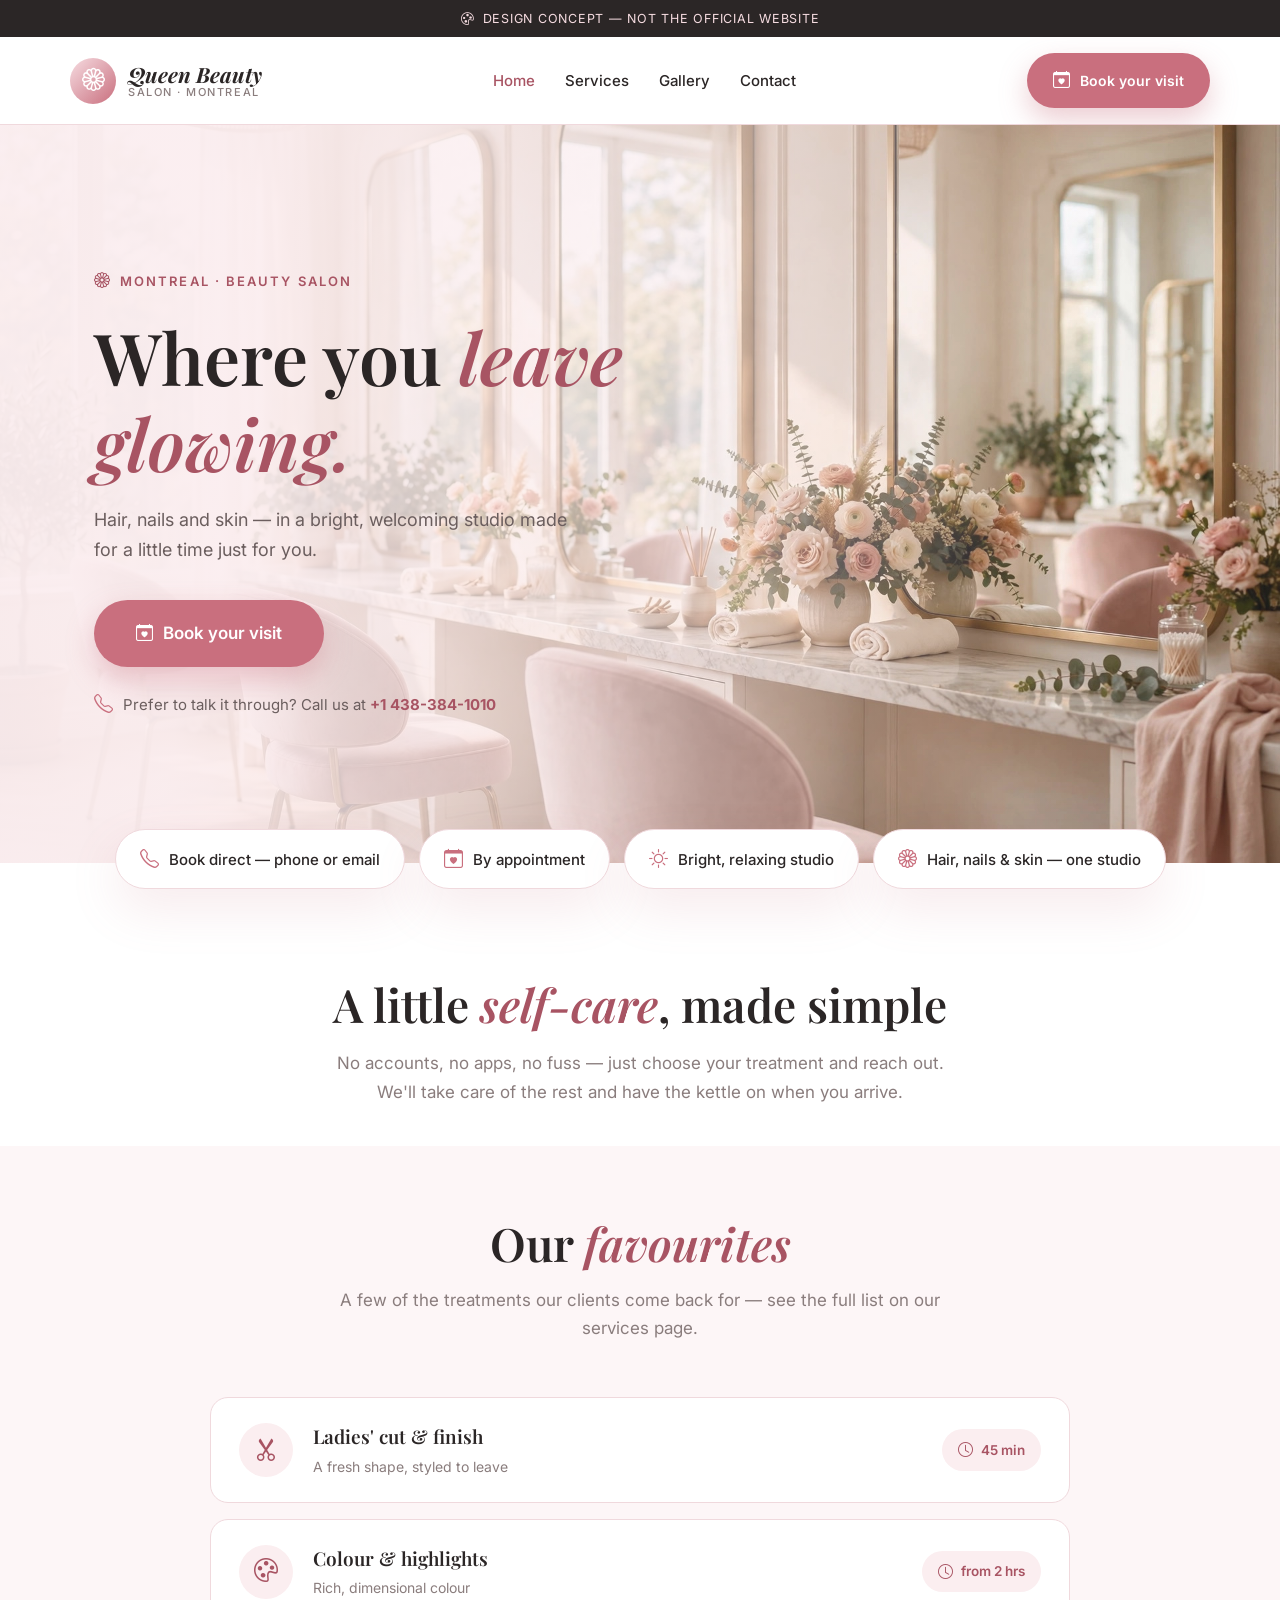
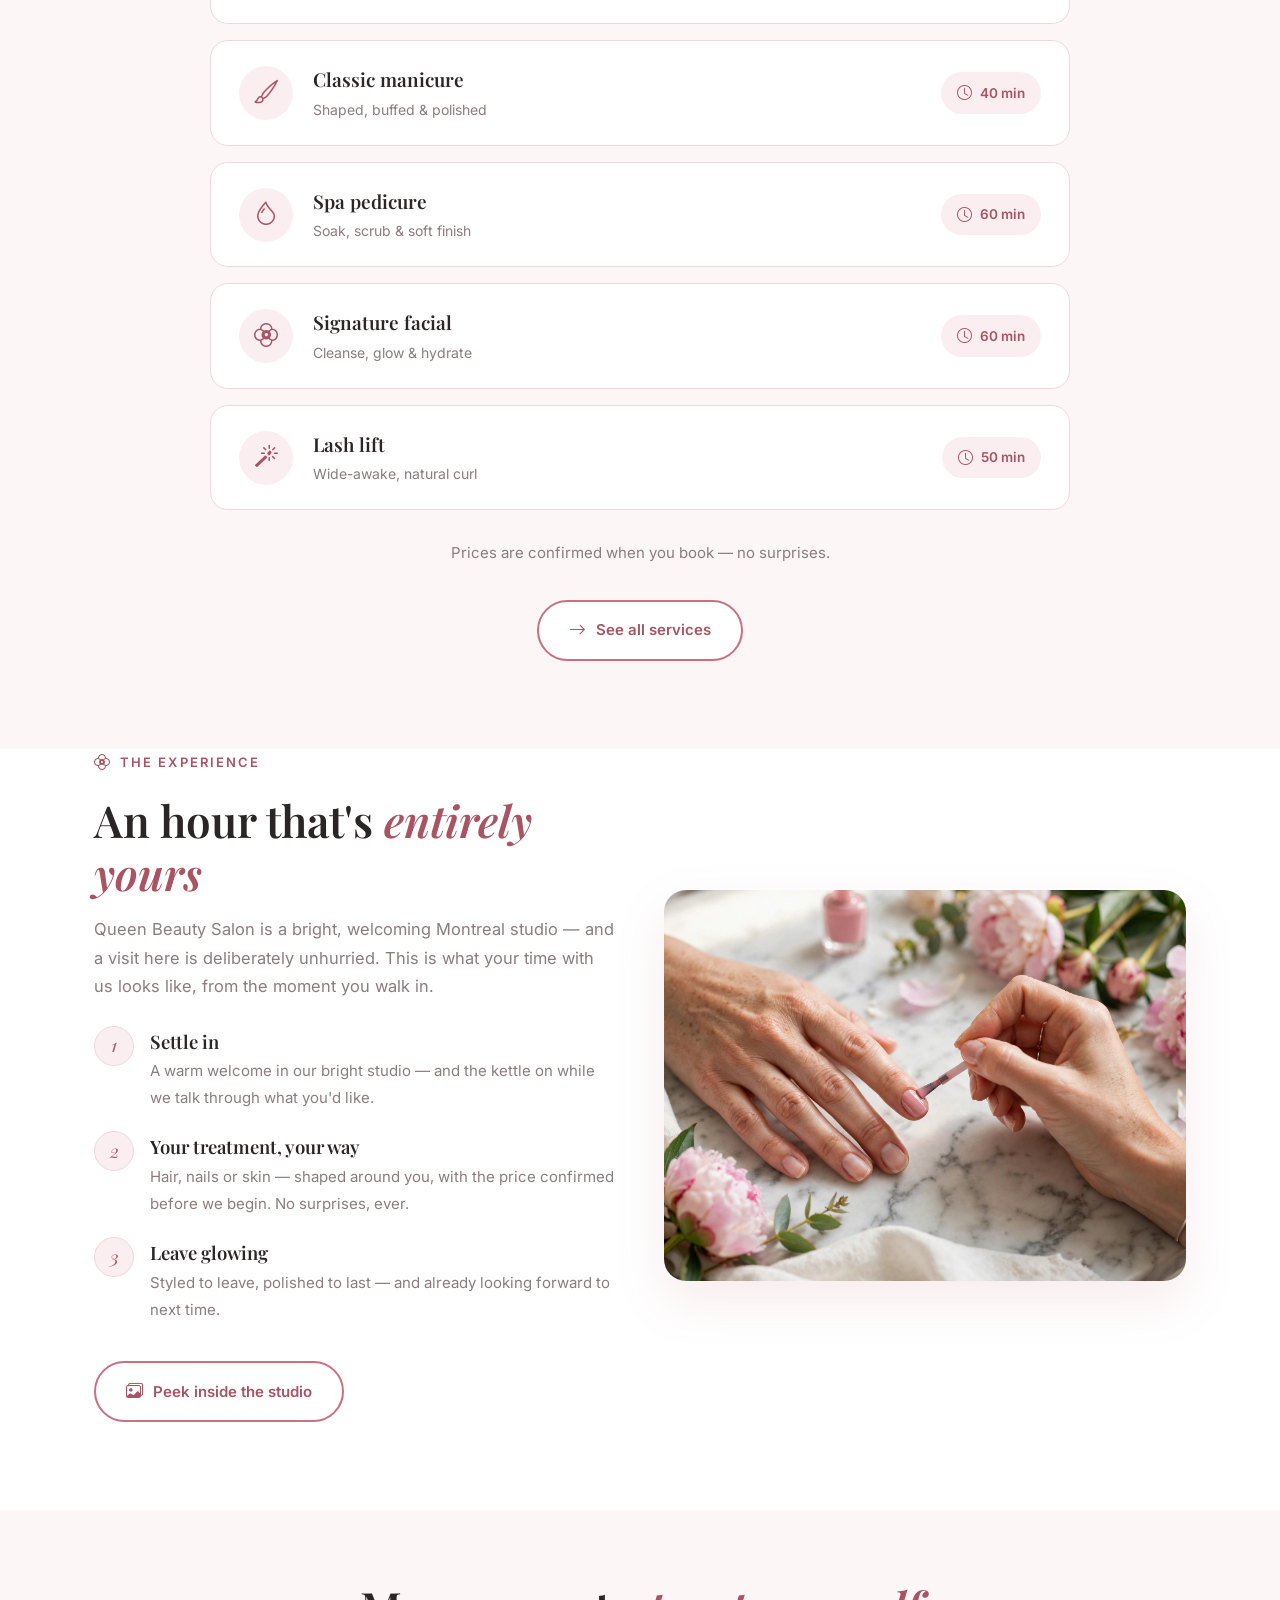
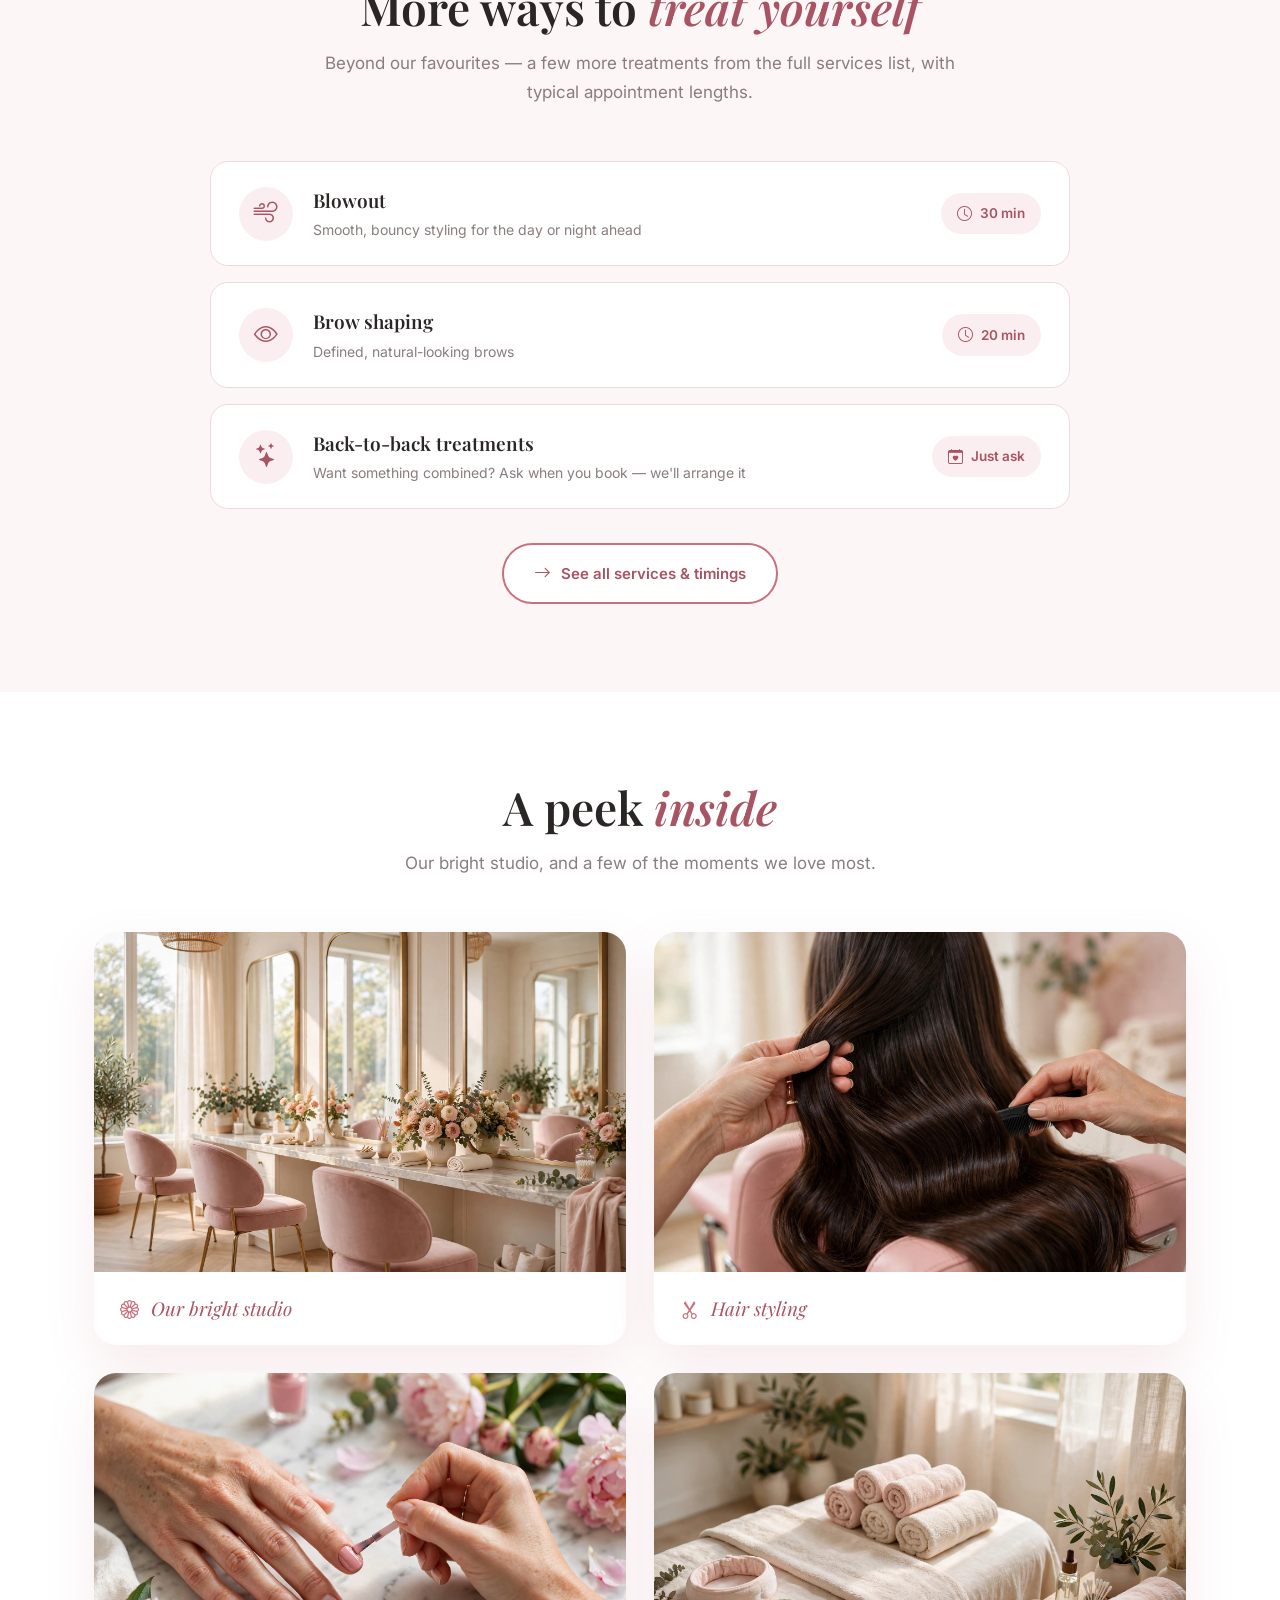
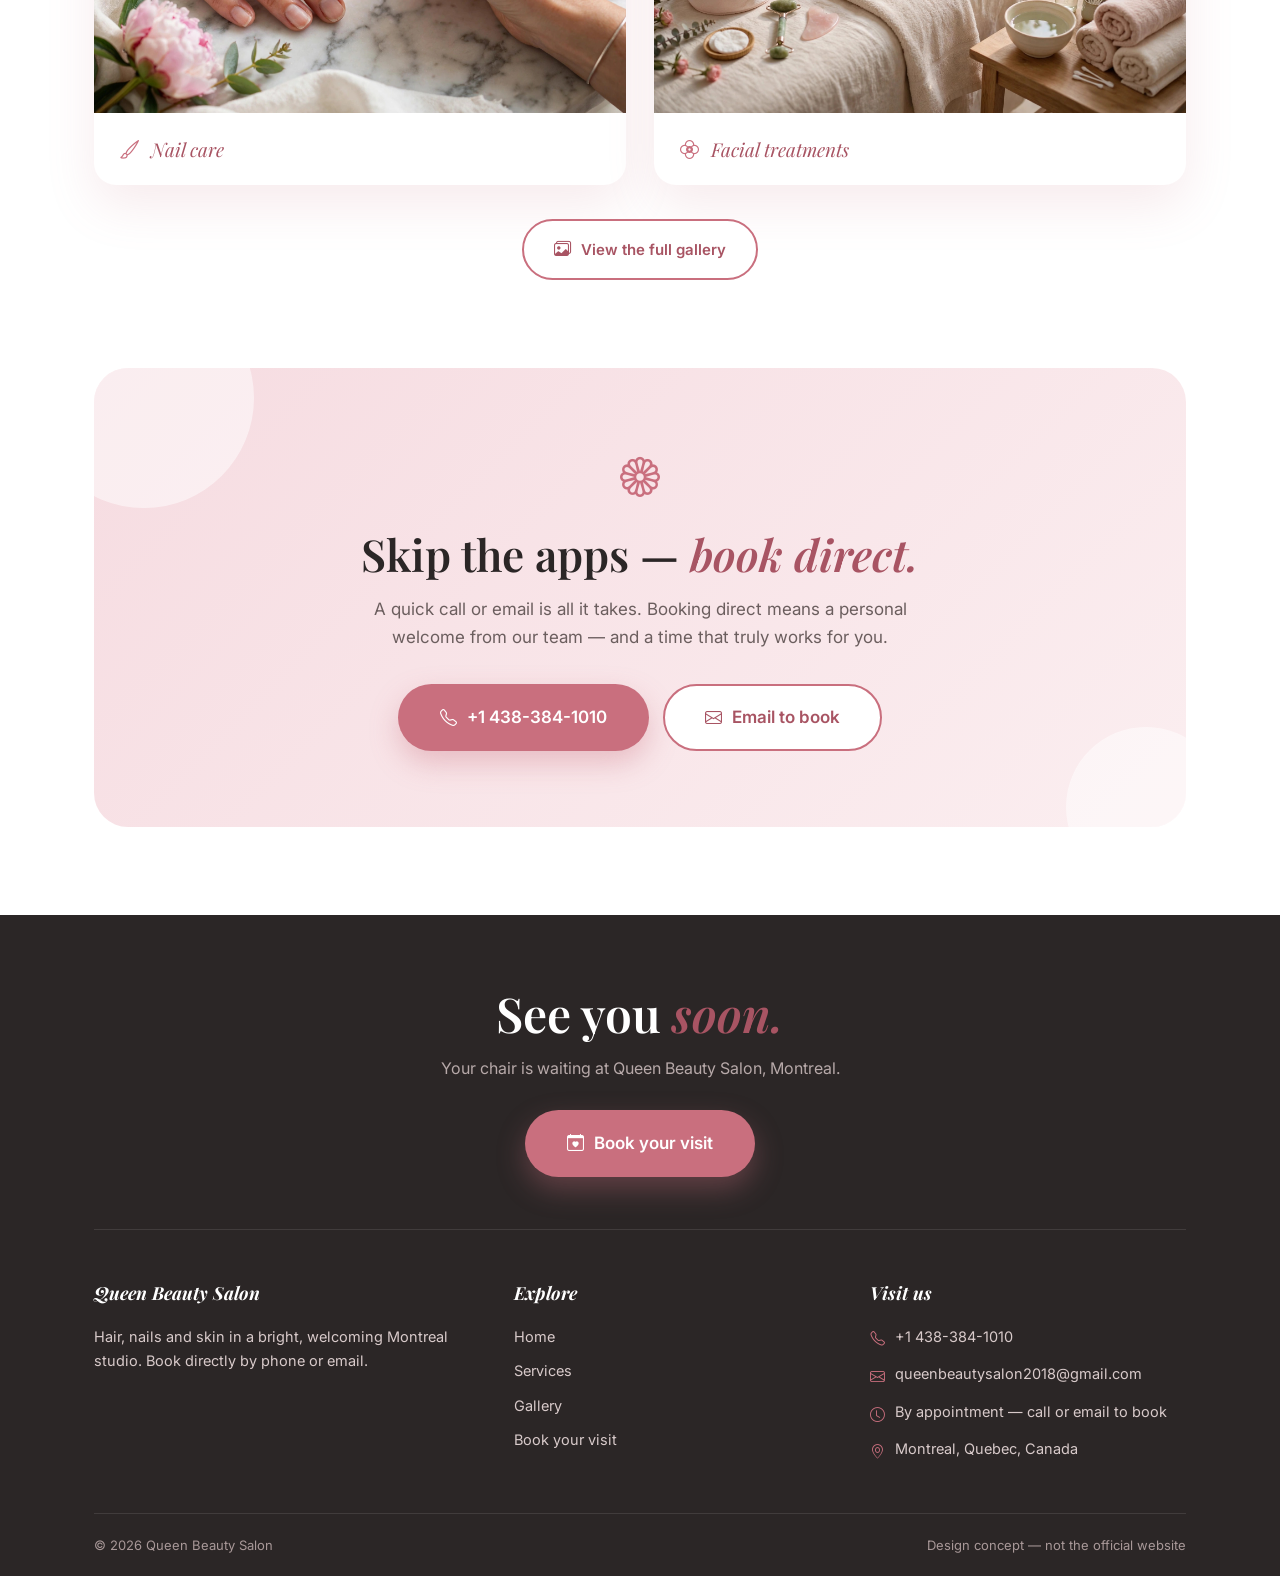
<file: index.html>
<!DOCTYPE html>
<html lang="en">
<head>
<meta charset="UTF-8">
<meta name="viewport" content="width=device-width, initial-scale=1.0">
<title>Queen Beauty Salon — Hair, Nails &amp; Skin in Montreal</title>
<meta name="description" content="Queen Beauty Salon in Montreal — hair, nails and facials in a bright, welcoming studio. Book your visit directly by phone or email.">
<link href="https://cdn.jsdelivr.net/npm/bootstrap-icons@1.11.3/font/bootstrap-icons.min.css" rel="stylesheet">
<link rel="preconnect" href="https://fonts.googleapis.com">
<link rel="preconnect" href="https://fonts.gstatic.com" crossorigin>
<link href="https://fonts.googleapis.com/css2?family=Playfair+Display:ital,wght@0,500;0,600;0,700;1,500;1,600;1,700&family=Inter:wght@400;500;600;700&display=swap" rel="stylesheet">
<link rel="stylesheet" href="styles.css">
</head>
<body>

<div class="ribbon"><i class="bi bi-palette"></i>Design concept — not the official website</div>

<header class="site-header">
  <div class="wrap nav">
    <a class="brand" href="index.html">
      <span class="brand-mark"><i class="bi bi-flower1"></i></span>
      <span class="brand-name">Queen Beauty<small>Salon · Montreal</small></span>
    </a>
    <input type="checkbox" id="nav-toggle" class="nav-toggle">
    <label for="nav-toggle" class="hamburger" aria-label="Menu"><i class="bi bi-list"></i></label>
    <ul class="nav-links">
      <li><a href="index.html" class="active">Home</a></li>
      <li><a href="services.html">Services</a></li>
      <li><a href="gallery.html">Gallery</a></li>
      <li><a href="contact.html">Contact</a></li>
    </ul>
    <div class="nav-cta">
      <a class="btn btn-rose" style="padding:11px 24px;font-size:14px" href="contact.html"><i class="bi bi-calendar-heart"></i>Book your visit</a>
    </div>
  </div>
</header>

<section class="hero">
  <div class="hero-inner">
    <div class="hero-copy">
      <span class="eyebrow"><i class="bi bi-flower1"></i>Montreal · Beauty salon</span>
      <h1>Where you <em>leave glowing.</em></h1>
      <p class="lead">Hair, nails and skin — in a bright, welcoming studio made for a little time just for you.</p>
      <a class="btn btn-rose btn-lg" href="contact.html"><i class="bi bi-calendar-heart"></i>Book your visit</a>
      <div class="hero-note">
        <i class="bi bi-telephone"></i>
        <span>Prefer to talk it through? Call us at <strong><a href="tel:+14383841010">+1 438-384-1010</a></strong></span>
      </div>
    </div>
  </div>
</section>

<div class="wrap">
  <div class="chips-row">
    <span class="chip"><i class="bi bi-telephone"></i>Book direct — phone or email</span>
    <span class="chip"><i class="bi bi-calendar-heart"></i>By appointment</span>
    <span class="chip"><i class="bi bi-sun"></i>Bright, relaxing studio</span>
    <span class="chip"><i class="bi bi-flower1"></i>Hair, nails &amp; skin — one studio</span>
  </div>
</div>

<section class="intro">
  <div class="wrap">
    <h2>A little <em>self-care</em>, made simple</h2>
    <p>No accounts, no apps, no fuss — just choose your treatment and reach out. We'll take care of the rest and have the kettle on when you arrive.</p>
  </div>
</section>

<section class="services" style="padding-top:70px">
  <div class="wrap">
    <div class="section-head">
      <h2>Our <em>favourites</em></h2>
      <p>A few of the treatments our clients come back for — see the full list on our services page.</p>
    </div>
    <div class="service-list">
      <div class="service-row">
        <span class="si"><i class="bi bi-scissors"></i></span>
        <div class="st"><strong>Ladies' cut &amp; finish</strong><span>A fresh shape, styled to leave</span></div>
        <span class="dur"><i class="bi bi-clock"></i>45 min</span>
      </div>
      <div class="service-row">
        <span class="si"><i class="bi bi-palette"></i></span>
        <div class="st"><strong>Colour &amp; highlights</strong><span>Rich, dimensional colour</span></div>
        <span class="dur"><i class="bi bi-clock"></i>from 2 hrs</span>
      </div>
      <div class="service-row">
        <span class="si"><i class="bi bi-brush"></i></span>
        <div class="st"><strong>Classic manicure</strong><span>Shaped, buffed &amp; polished</span></div>
        <span class="dur"><i class="bi bi-clock"></i>40 min</span>
      </div>
      <div class="service-row">
        <span class="si"><i class="bi bi-droplet"></i></span>
        <div class="st"><strong>Spa pedicure</strong><span>Soak, scrub &amp; soft finish</span></div>
        <span class="dur"><i class="bi bi-clock"></i>60 min</span>
      </div>
      <div class="service-row">
        <span class="si"><i class="bi bi-flower2"></i></span>
        <div class="st"><strong>Signature facial</strong><span>Cleanse, glow &amp; hydrate</span></div>
        <span class="dur"><i class="bi bi-clock"></i>60 min</span>
      </div>
      <div class="service-row">
        <span class="si"><i class="bi bi-magic"></i></span>
        <div class="st"><strong>Lash lift</strong><span>Wide-awake, natural curl</span></div>
        <span class="dur"><i class="bi bi-clock"></i>50 min</span>
      </div>
    </div>
    <p class="services-note">Prices are confirmed when you book — no surprises.</p>
    <div class="services-more">
      <a class="btn btn-outline" href="services.html"><i class="bi bi-arrow-right"></i>See all services</a>
    </div>
  </div>
</section>




<section style="padding-top:0">
  <div class="wrap">
    <div class="about-grid">
      <div class="about-copy">
        <span class="eyebrow"><i class="bi bi-flower2"></i>The experience</span>
        <h2>An hour that's <em>entirely yours</em></h2>
        <p>Queen Beauty Salon is a bright, welcoming Montreal studio — and a visit here is deliberately unhurried. This is what your time with us looks like, from the moment you walk in.</p>
        <ul class="ritual">
          <li><span class="rnum">1</span><div><strong>Settle in</strong><span>A warm welcome in our bright studio — and the kettle on while we talk through what you'd like.</span></div></li>
          <li><span class="rnum">2</span><div><strong>Your treatment, your way</strong><span>Hair, nails or skin — shaped around you, with the price confirmed before we begin. No surprises, ever.</span></div></li>
          <li><span class="rnum">3</span><div><strong>Leave glowing</strong><span>Styled to leave, polished to last — and already looking forward to next time.</span></div></li>
        </ul>
        <a class="btn btn-outline" href="gallery.html"><i class="bi bi-images"></i>Peek inside the studio</a>
      </div>
      <div class="about-media">
        <img src="images/salon-nails.jpg" alt="Manicure in progress at Queen Beauty Salon, Montreal">
      </div>
    </div>
  </div>
</section>

<section class="services" style="padding-top:70px">
  <div class="wrap">
    <div class="section-head">
      <h2>More ways to <em>treat yourself</em></h2>
      <p>Beyond our favourites — a few more treatments from the full services list, with typical appointment lengths.</p>
    </div>
    <div class="service-list">
      <div class="service-row">
        <span class="si"><i class="bi bi-wind"></i></span>
        <div class="st"><strong>Blowout</strong><span>Smooth, bouncy styling for the day or night ahead</span></div>
        <span class="dur"><i class="bi bi-clock"></i>30 min</span>
      </div>
      <div class="service-row">
        <span class="si"><i class="bi bi-eye"></i></span>
        <div class="st"><strong>Brow shaping</strong><span>Defined, natural-looking brows</span></div>
        <span class="dur"><i class="bi bi-clock"></i>20 min</span>
      </div>
      <div class="service-row">
        <span class="si"><i class="bi bi-stars"></i></span>
        <div class="st"><strong>Back-to-back treatments</strong><span>Want something combined? Ask when you book — we'll arrange it</span></div>
        <span class="dur"><i class="bi bi-calendar-heart"></i>Just ask</span>
      </div>
    </div>
    <div class="services-more">
      <a class="btn btn-outline" href="services.html"><i class="bi bi-arrow-right"></i>See all services &amp; timings</a>
    </div>
  </div>
</section>

<section>
  <div class="wrap">
    <div class="section-head">
      <h2>A peek <em>inside</em></h2>
      <p>Our bright studio, and a few of the moments we love most.</p>
    </div>
    <div class="gallery-grid">
      <figure class="g-item">
        <img src="images/salon-hero.jpg" alt="Our bright salon studio">
        <figcaption><i class="bi bi-flower1"></i>Our bright studio</figcaption>
      </figure>
      <figure class="g-item">
        <img src="images/salon-hair.jpg" alt="Hair styling in progress">
        <figcaption><i class="bi bi-scissors"></i>Hair styling</figcaption>
      </figure>
      <figure class="g-item">
        <img src="images/salon-nails.jpg" alt="Manicure in progress">
        <figcaption><i class="bi bi-brush"></i>Nail care</figcaption>
      </figure>
      <figure class="g-item">
        <img src="images/salon-facial.jpg" alt="Relaxing facial treatment">
        <figcaption><i class="bi bi-flower2"></i>Facial treatments</figcaption>
      </figure>
    </div>
    <div class="services-more">
      <a class="btn btn-outline" href="gallery.html"><i class="bi bi-images"></i>View the full gallery</a>
    </div>
  </div>
</section>





<section style="padding-top:0">
  <div class="wrap">
    <div class="direct">
      <div class="flower"><i class="bi bi-flower1"></i></div>
      <h2>Skip the apps — <em>book direct.</em></h2>
      <p>A quick call or email is all it takes. Booking direct means a personal welcome from our team — and a time that truly works for you.</p>
      <div class="row">
        <a class="btn btn-rose btn-lg" href="tel:+14383841010"><i class="bi bi-telephone"></i>+1 438-384-1010</a>
        <a class="btn btn-outline btn-lg" href="mailto:queenbeautysalon2018@gmail.com"><i class="bi bi-envelope"></i>Email to book</a>
      </div>
    </div>
  </div>
</section>

<footer>
  <div class="wrap">
    <div class="footer-big">
      <h2>See you <em>soon.</em></h2>
      <p>Your chair is waiting at Queen Beauty Salon, Montreal.</p>
      <a class="btn btn-rose btn-lg" href="contact.html"><i class="bi bi-calendar-heart"></i>Book your visit</a>
    </div>
    <div class="footer-grid">
      <div>
        <h4>Queen Beauty Salon</h4>
        <p style="font-size:14.5px">Hair, nails and skin in a bright, welcoming Montreal studio. Book directly by phone or email.</p>
      </div>
      <div>
        <h4>Explore</h4>
        <ul>
          <li><a href="index.html">Home</a></li>
          <li><a href="services.html">Services</a></li>
          <li><a href="gallery.html">Gallery</a></li>
          <li><a href="contact.html">Book your visit</a></li>
        </ul>
      </div>
      <div>
        <h4>Visit us</h4>
        <ul>
          <li><i class="bi bi-telephone"></i><span>+1 438-384-1010</span></li>
          <li><i class="bi bi-envelope"></i><span>queenbeautysalon2018@gmail.com</span></li>
          <li><i class="bi bi-clock"></i><span>By appointment — call or email to book</span></li>
          <li><i class="bi bi-geo-alt"></i><span>Montreal, Quebec, Canada</span></li>
        </ul>
      </div>
    </div>
    <div class="footer-bottom">
      <span>© 2026 Queen Beauty Salon</span>
      <span>Design concept — not the official website</span>
    </div>
  </div>
</footer>

</body>
</html>
</file>
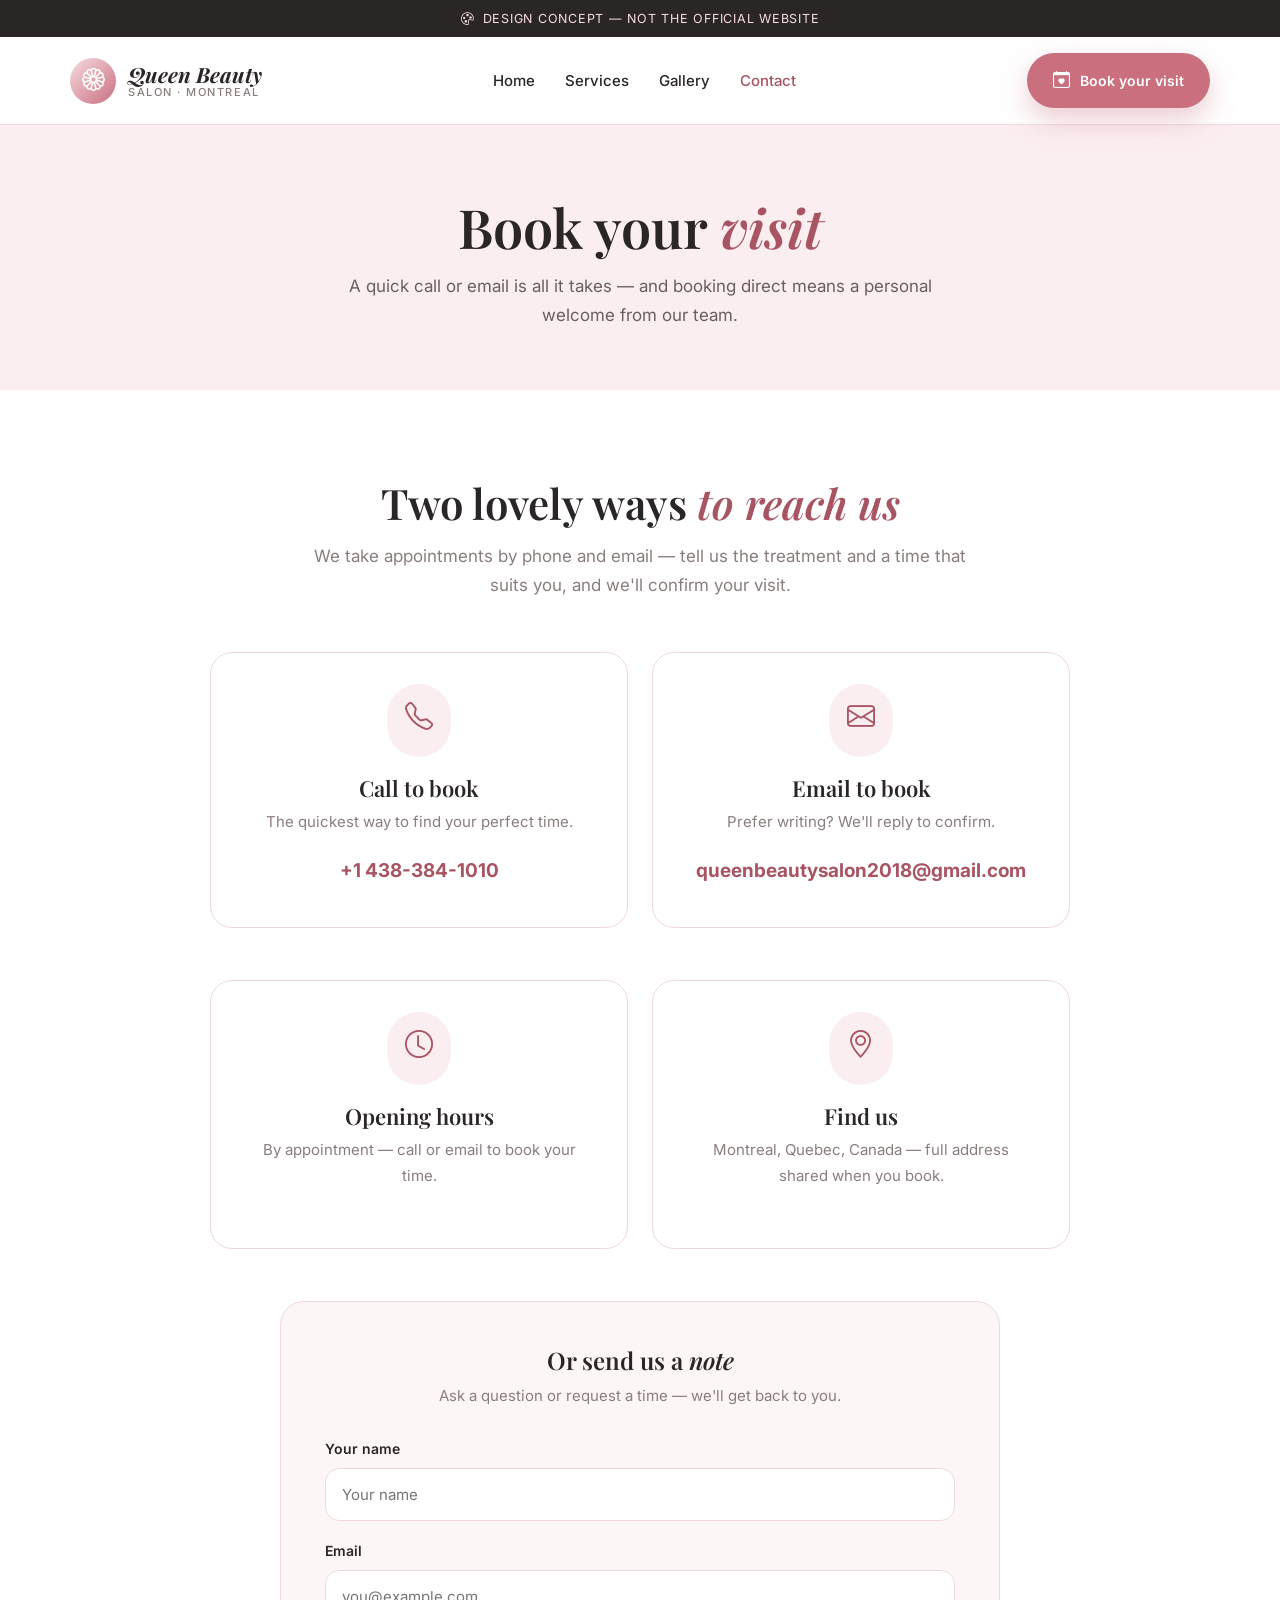
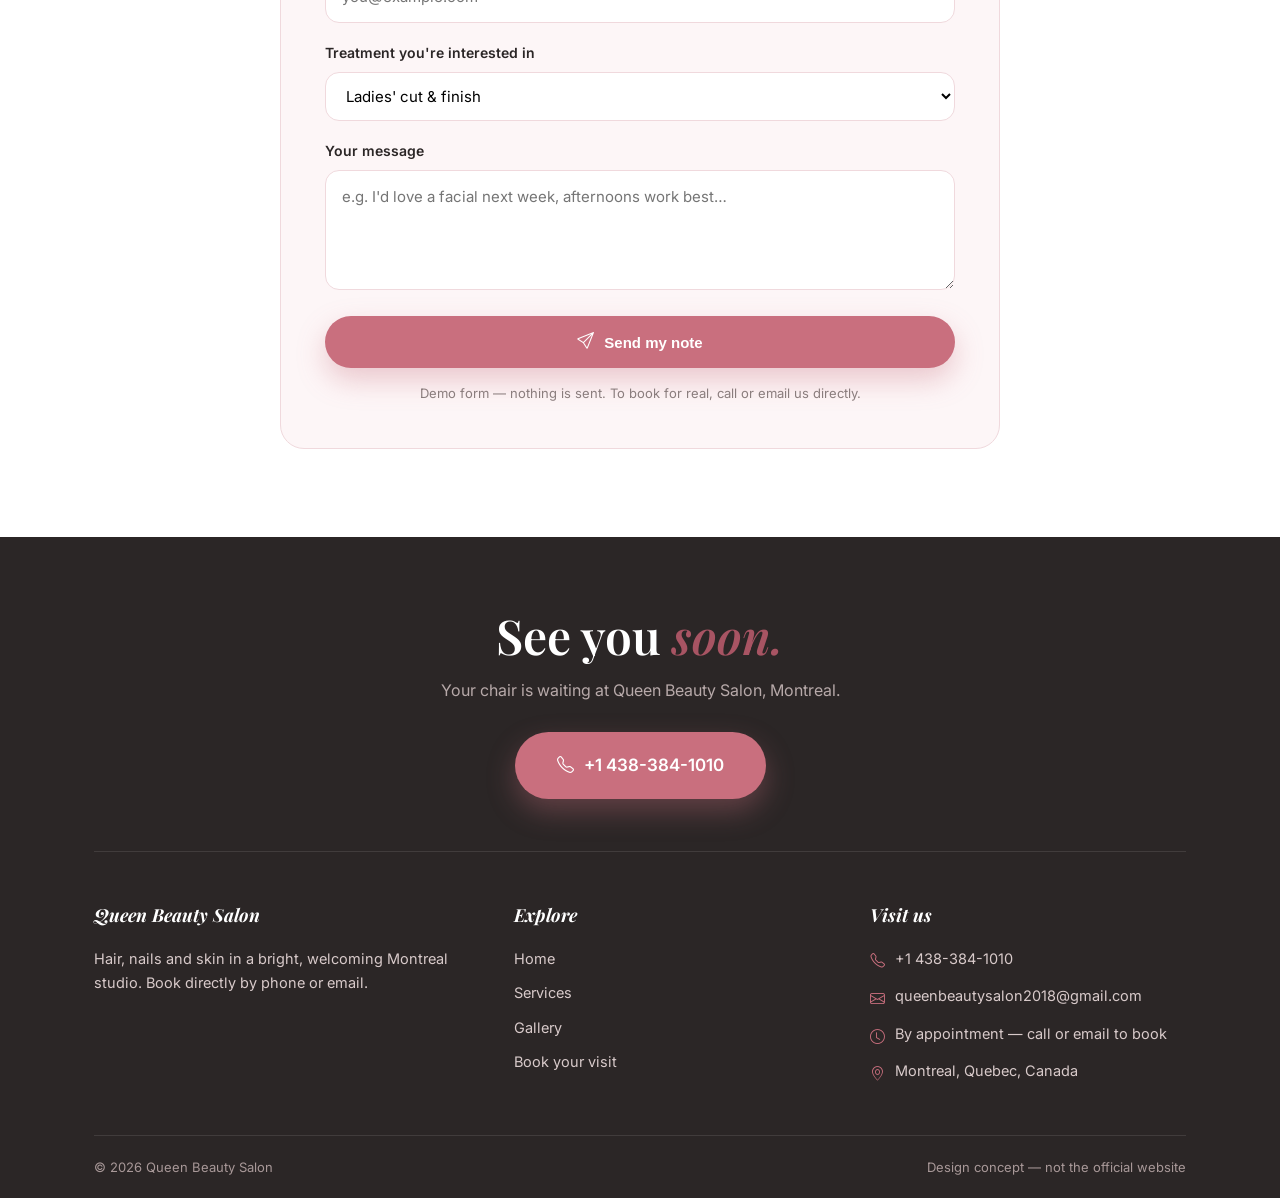
<file: contact.html>
<!DOCTYPE html>
<html lang="en">
<head>
<meta charset="UTF-8">
<meta name="viewport" content="width=device-width, initial-scale=1.0">
<title>Book your visit — Queen Beauty Salon, Montreal</title>
<meta name="description" content="Book your visit at Queen Beauty Salon, Montreal — call +1 438-384-1010 or email queenbeautysalon2018@gmail.com. Direct booking, personal welcome.">
<link href="https://cdn.jsdelivr.net/npm/bootstrap-icons@1.11.3/font/bootstrap-icons.min.css" rel="stylesheet">
<link rel="preconnect" href="https://fonts.googleapis.com">
<link rel="preconnect" href="https://fonts.gstatic.com" crossorigin>
<link href="https://fonts.googleapis.com/css2?family=Playfair+Display:ital,wght@0,500;0,600;0,700;1,500;1,600;1,700&family=Inter:wght@400;500;600;700&display=swap" rel="stylesheet">
<link rel="stylesheet" href="styles.css">
</head>
<body>

<div class="ribbon"><i class="bi bi-palette"></i>Design concept — not the official website</div>

<header class="site-header">
  <div class="wrap nav">
    <a class="brand" href="index.html">
      <span class="brand-mark"><i class="bi bi-flower1"></i></span>
      <span class="brand-name">Queen Beauty<small>Salon · Montreal</small></span>
    </a>
    <input type="checkbox" id="nav-toggle" class="nav-toggle">
    <label for="nav-toggle" class="hamburger" aria-label="Menu"><i class="bi bi-list"></i></label>
    <ul class="nav-links">
      <li><a href="index.html">Home</a></li>
      <li><a href="services.html">Services</a></li>
      <li><a href="gallery.html">Gallery</a></li>
      <li><a href="contact.html" class="active">Contact</a></li>
    </ul>
    <div class="nav-cta">
      <a class="btn btn-rose" style="padding:11px 24px;font-size:14px" href="contact.html"><i class="bi bi-calendar-heart"></i>Book your visit</a>
    </div>
  </div>
</header>

<div class="page-banner">
  <div class="wrap">
    <h1>Book your <em>visit</em></h1>
    <p>A quick call or email is all it takes — and booking direct means a personal welcome from our team.</p>
  </div>
</div>

<section>
  <div class="wrap">
    <div class="contact-hero">
      <h2>Two lovely ways <em>to reach us</em></h2>
      <p>We take appointments by phone and email — tell us the treatment and a time that suits you, and we'll confirm your visit.</p>
    </div>

    <div class="book-panel">
      <div class="book-card">
        <span class="bi"><i class="bi bi-telephone"></i></span>
        <h3>Call to book</h3>
        <p>The quickest way to find your perfect time.</p>
        <a class="big-link" href="tel:+14383841010">+1 438-384-1010</a>
      </div>
      <div class="book-card">
        <span class="bi"><i class="bi bi-envelope"></i></span>
        <h3>Email to book</h3>
        <p>Prefer writing? We'll reply to confirm.</p>
        <a class="big-link" href="mailto:queenbeautysalon2018@gmail.com">queenbeautysalon2018@gmail.com</a>
      </div>
    </div>

    <div class="book-panel" style="max-width:860px">
      <div class="book-card">
        <span class="bi"><i class="bi bi-clock"></i></span>
        <h3>Opening hours</h3>
        <p>By appointment — call or email to book your time.</p>
      </div>
      <div class="book-card">
        <span class="bi"><i class="bi bi-geo-alt"></i></span>
        <h3>Find us</h3>
        <p>Montreal, Quebec, Canada — full address shared when you book.</p>
      </div>
    </div>

    <div class="form-wrap">
      <h3>Or send us a <em>note</em></h3>
      <p>Ask a question or request a time — we'll get back to you.</p>
      <form action="#" method="post" onsubmit="return false;">
        <div class="field">
          <label for="name">Your name</label>
          <input type="text" id="name" name="name" placeholder="Your name" required>
        </div>
        <div class="field">
          <label for="email">Email</label>
          <input type="email" id="email" name="email" placeholder="you@example.com" required>
        </div>
        <div class="field">
          <label for="service">Treatment you're interested in</label>
          <select id="service" name="service">
            <option>Ladies' cut &amp; finish</option>
            <option>Blowout</option>
            <option>Colour &amp; highlights</option>
            <option>Classic manicure</option>
            <option>Spa pedicure</option>
            <option>Signature facial</option>
            <option>Brow shaping</option>
            <option>Lash lift</option>
            <option>Something else</option>
          </select>
        </div>
        <div class="field">
          <label for="message">Your message</label>
          <textarea id="message" name="message" placeholder="e.g. I'd love a facial next week, afternoons work best…"></textarea>
        </div>
        <button type="submit" class="btn btn-rose" style="width:100%;justify-content:center"><i class="bi bi-send"></i>Send my note</button>
        <p class="form-note">Demo form — nothing is sent. To book for real, call or email us directly.</p>
      </form>
    </div>
  </div>
</section>

<footer>
  <div class="wrap">
    <div class="footer-big">
      <h2>See you <em>soon.</em></h2>
      <p>Your chair is waiting at Queen Beauty Salon, Montreal.</p>
      <a class="btn btn-rose btn-lg" href="tel:+14383841010"><i class="bi bi-telephone"></i>+1 438-384-1010</a>
    </div>
    <div class="footer-grid">
      <div>
        <h4>Queen Beauty Salon</h4>
        <p style="font-size:14.5px">Hair, nails and skin in a bright, welcoming Montreal studio. Book directly by phone or email.</p>
      </div>
      <div>
        <h4>Explore</h4>
        <ul>
          <li><a href="index.html">Home</a></li>
          <li><a href="services.html">Services</a></li>
          <li><a href="gallery.html">Gallery</a></li>
          <li><a href="contact.html">Book your visit</a></li>
        </ul>
      </div>
      <div>
        <h4>Visit us</h4>
        <ul>
          <li><i class="bi bi-telephone"></i><span>+1 438-384-1010</span></li>
          <li><i class="bi bi-envelope"></i><span>queenbeautysalon2018@gmail.com</span></li>
          <li><i class="bi bi-clock"></i><span>By appointment — call or email to book</span></li>
          <li><i class="bi bi-geo-alt"></i><span>Montreal, Quebec, Canada</span></li>
        </ul>
      </div>
    </div>
    <div class="footer-bottom">
      <span>© 2026 Queen Beauty Salon</span>
      <span>Design concept — not the official website</span>
    </div>
  </div>
</footer>

</body>
</html>
</file>
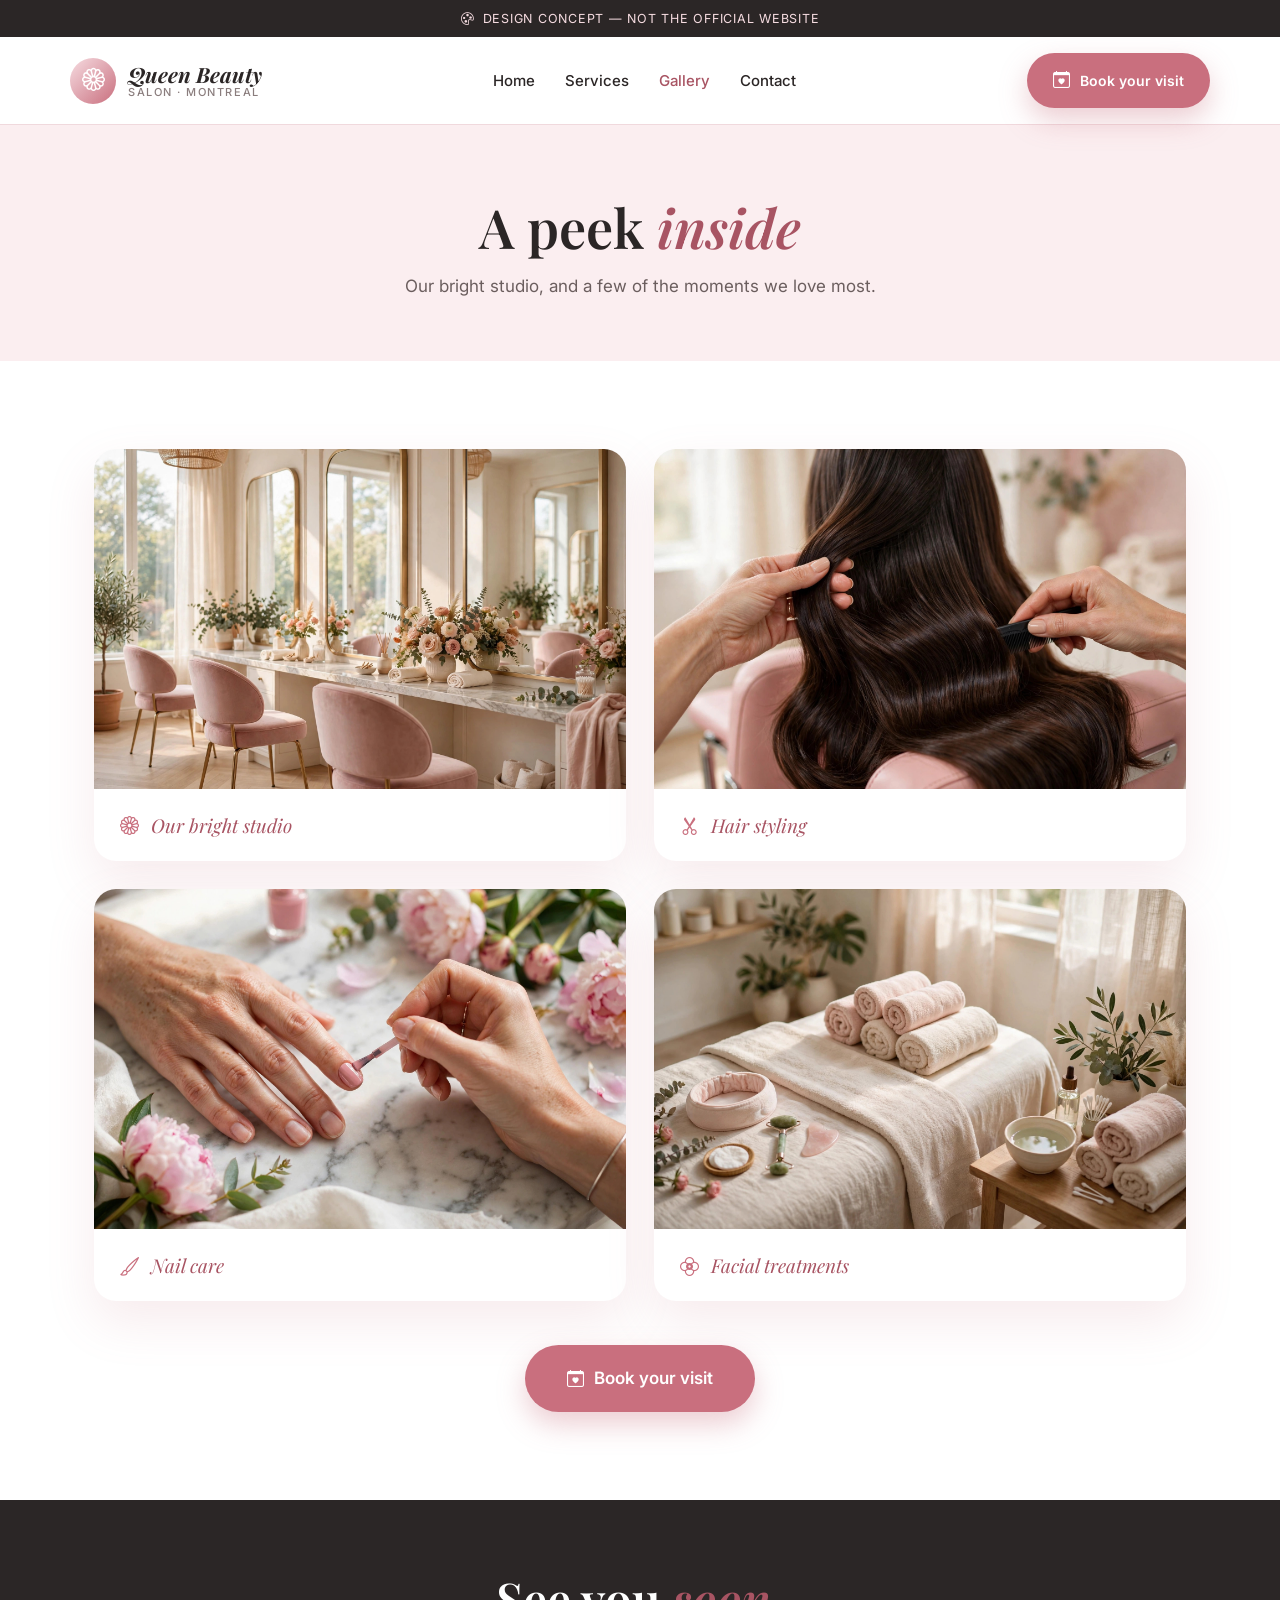
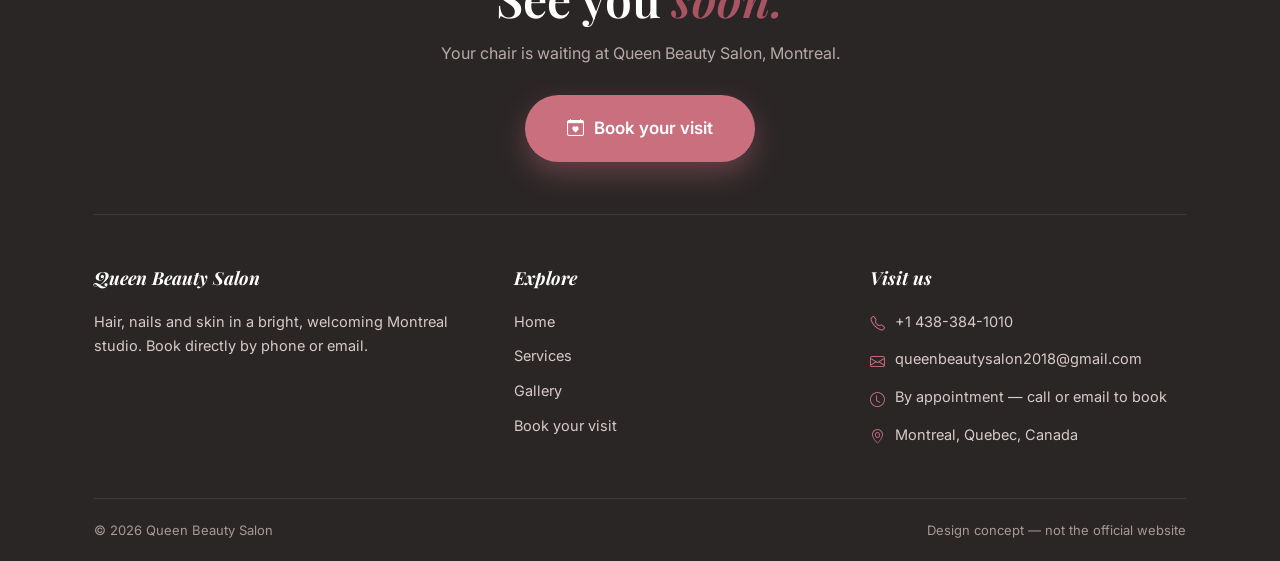
<file: gallery.html>
<!DOCTYPE html>
<html lang="en">
<head>
<meta charset="UTF-8">
<meta name="viewport" content="width=device-width, initial-scale=1.0">
<title>Gallery — Queen Beauty Salon, Montreal</title>
<meta name="description" content="A peek inside Queen Beauty Salon — our bright studio, hair styling, nail care and facial treatments.">
<link href="https://cdn.jsdelivr.net/npm/bootstrap-icons@1.11.3/font/bootstrap-icons.min.css" rel="stylesheet">
<link rel="preconnect" href="https://fonts.googleapis.com">
<link rel="preconnect" href="https://fonts.gstatic.com" crossorigin>
<link href="https://fonts.googleapis.com/css2?family=Playfair+Display:ital,wght@0,500;0,600;0,700;1,500;1,600;1,700&family=Inter:wght@400;500;600;700&display=swap" rel="stylesheet">
<link rel="stylesheet" href="styles.css">
</head>
<body>

<div class="ribbon"><i class="bi bi-palette"></i>Design concept — not the official website</div>

<header class="site-header">
  <div class="wrap nav">
    <a class="brand" href="index.html">
      <span class="brand-mark"><i class="bi bi-flower1"></i></span>
      <span class="brand-name">Queen Beauty<small>Salon · Montreal</small></span>
    </a>
    <input type="checkbox" id="nav-toggle" class="nav-toggle">
    <label for="nav-toggle" class="hamburger" aria-label="Menu"><i class="bi bi-list"></i></label>
    <ul class="nav-links">
      <li><a href="index.html">Home</a></li>
      <li><a href="services.html">Services</a></li>
      <li><a href="gallery.html" class="active">Gallery</a></li>
      <li><a href="contact.html">Contact</a></li>
    </ul>
    <div class="nav-cta">
      <a class="btn btn-rose" style="padding:11px 24px;font-size:14px" href="contact.html"><i class="bi bi-calendar-heart"></i>Book your visit</a>
    </div>
  </div>
</header>

<div class="page-banner">
  <div class="wrap">
    <h1>A peek <em>inside</em></h1>
    <p>Our bright studio, and a few of the moments we love most.</p>
  </div>
</div>

<section>
  <div class="wrap">
    <div class="gallery-grid">
      <figure class="g-item">
        <img src="images/salon-hero.jpg" alt="Our bright salon studio">
        <figcaption><i class="bi bi-flower1"></i>Our bright studio</figcaption>
      </figure>
      <figure class="g-item">
        <img src="images/salon-hair.jpg" alt="Hair styling in progress">
        <figcaption><i class="bi bi-scissors"></i>Hair styling</figcaption>
      </figure>
      <figure class="g-item">
        <img src="images/salon-nails.jpg" alt="Manicure in progress">
        <figcaption><i class="bi bi-brush"></i>Nail care</figcaption>
      </figure>
      <figure class="g-item">
        <img src="images/salon-facial.jpg" alt="Relaxing facial treatment">
        <figcaption><i class="bi bi-flower2"></i>Facial treatments</figcaption>
      </figure>
    </div>
    <div class="services-more" style="text-align:center;margin-top:44px">
      <a class="btn btn-rose btn-lg" href="contact.html"><i class="bi bi-calendar-heart"></i>Book your visit</a>
    </div>
  </div>
</section>

<footer>
  <div class="wrap">
    <div class="footer-big">
      <h2>See you <em>soon.</em></h2>
      <p>Your chair is waiting at Queen Beauty Salon, Montreal.</p>
      <a class="btn btn-rose btn-lg" href="contact.html"><i class="bi bi-calendar-heart"></i>Book your visit</a>
    </div>
    <div class="footer-grid">
      <div>
        <h4>Queen Beauty Salon</h4>
        <p style="font-size:14.5px">Hair, nails and skin in a bright, welcoming Montreal studio. Book directly by phone or email.</p>
      </div>
      <div>
        <h4>Explore</h4>
        <ul>
          <li><a href="index.html">Home</a></li>
          <li><a href="services.html">Services</a></li>
          <li><a href="gallery.html">Gallery</a></li>
          <li><a href="contact.html">Book your visit</a></li>
        </ul>
      </div>
      <div>
        <h4>Visit us</h4>
        <ul>
          <li><i class="bi bi-telephone"></i><span>+1 438-384-1010</span></li>
          <li><i class="bi bi-envelope"></i><span>queenbeautysalon2018@gmail.com</span></li>
          <li><i class="bi bi-clock"></i><span>By appointment — call or email to book</span></li>
          <li><i class="bi bi-geo-alt"></i><span>Montreal, Quebec, Canada</span></li>
        </ul>
      </div>
    </div>
    <div class="footer-bottom">
      <span>© 2026 Queen Beauty Salon</span>
      <span>Design concept — not the official website</span>
    </div>
  </div>
</footer>

</body>
</html>
</file>
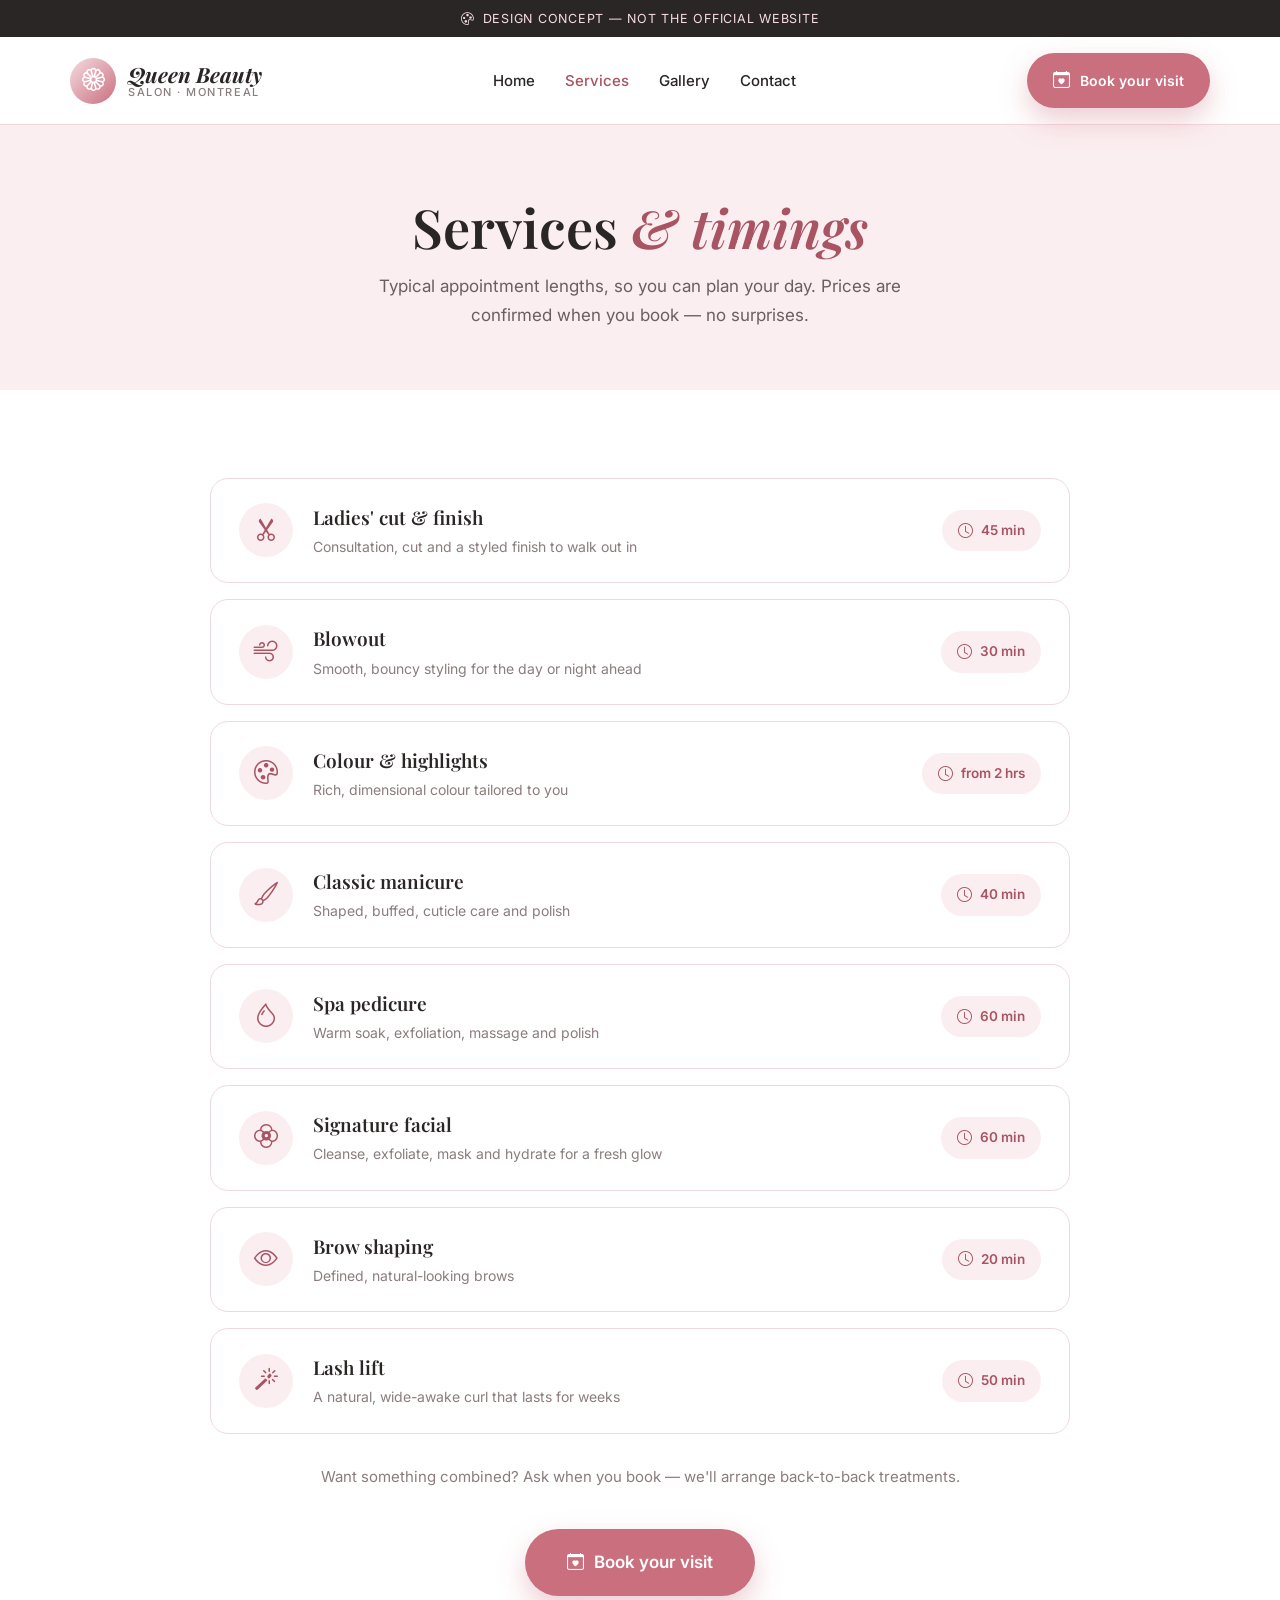
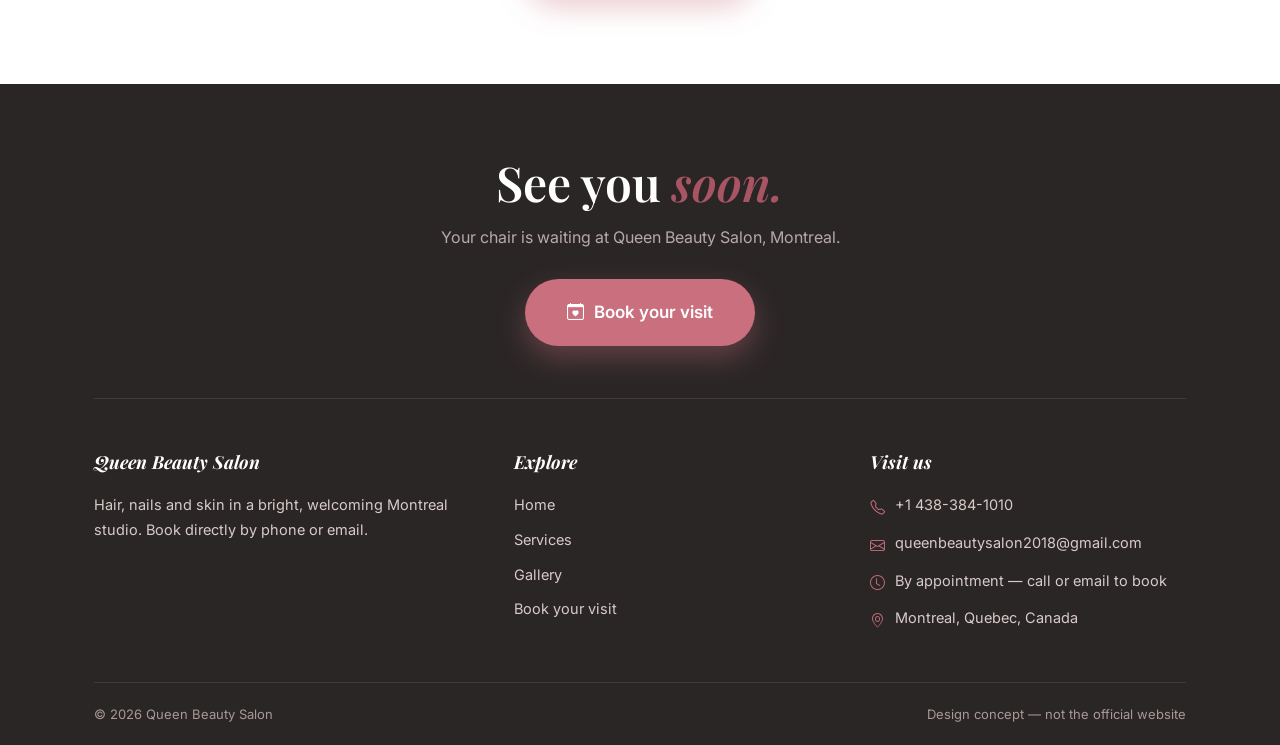
<file: services.html>
<!DOCTYPE html>
<html lang="en">
<head>
<meta charset="UTF-8">
<meta name="viewport" content="width=device-width, initial-scale=1.0">
<title>Services — Queen Beauty Salon, Montreal</title>
<meta name="description" content="Hair, nail, brow, lash and facial treatments at Queen Beauty Salon, Montreal — with typical appointment lengths. Book direct by phone or email.">
<link href="https://cdn.jsdelivr.net/npm/bootstrap-icons@1.11.3/font/bootstrap-icons.min.css" rel="stylesheet">
<link rel="preconnect" href="https://fonts.googleapis.com">
<link rel="preconnect" href="https://fonts.gstatic.com" crossorigin>
<link href="https://fonts.googleapis.com/css2?family=Playfair+Display:ital,wght@0,500;0,600;0,700;1,500;1,600;1,700&family=Inter:wght@400;500;600;700&display=swap" rel="stylesheet">
<link rel="stylesheet" href="styles.css">
</head>
<body>

<div class="ribbon"><i class="bi bi-palette"></i>Design concept — not the official website</div>

<header class="site-header">
  <div class="wrap nav">
    <a class="brand" href="index.html">
      <span class="brand-mark"><i class="bi bi-flower1"></i></span>
      <span class="brand-name">Queen Beauty<small>Salon · Montreal</small></span>
    </a>
    <input type="checkbox" id="nav-toggle" class="nav-toggle">
    <label for="nav-toggle" class="hamburger" aria-label="Menu"><i class="bi bi-list"></i></label>
    <ul class="nav-links">
      <li><a href="index.html">Home</a></li>
      <li><a href="services.html" class="active">Services</a></li>
      <li><a href="gallery.html">Gallery</a></li>
      <li><a href="contact.html">Contact</a></li>
    </ul>
    <div class="nav-cta">
      <a class="btn btn-rose" style="padding:11px 24px;font-size:14px" href="contact.html"><i class="bi bi-calendar-heart"></i>Book your visit</a>
    </div>
  </div>
</header>

<div class="page-banner">
  <div class="wrap">
    <h1>Services <em>&amp; timings</em></h1>
    <p>Typical appointment lengths, so you can plan your day. Prices are confirmed when you book — no surprises.</p>
  </div>
</div>

<section>
  <div class="wrap">
    <div class="service-list">
      <div class="service-row">
        <span class="si"><i class="bi bi-scissors"></i></span>
        <div class="st"><strong>Ladies' cut &amp; finish</strong><span>Consultation, cut and a styled finish to walk out in</span></div>
        <span class="dur"><i class="bi bi-clock"></i>45 min</span>
      </div>
      <div class="service-row">
        <span class="si"><i class="bi bi-wind"></i></span>
        <div class="st"><strong>Blowout</strong><span>Smooth, bouncy styling for the day or night ahead</span></div>
        <span class="dur"><i class="bi bi-clock"></i>30 min</span>
      </div>
      <div class="service-row">
        <span class="si"><i class="bi bi-palette"></i></span>
        <div class="st"><strong>Colour &amp; highlights</strong><span>Rich, dimensional colour tailored to you</span></div>
        <span class="dur"><i class="bi bi-clock"></i>from 2 hrs</span>
      </div>
      <div class="service-row">
        <span class="si"><i class="bi bi-brush"></i></span>
        <div class="st"><strong>Classic manicure</strong><span>Shaped, buffed, cuticle care and polish</span></div>
        <span class="dur"><i class="bi bi-clock"></i>40 min</span>
      </div>
      <div class="service-row">
        <span class="si"><i class="bi bi-droplet"></i></span>
        <div class="st"><strong>Spa pedicure</strong><span>Warm soak, exfoliation, massage and polish</span></div>
        <span class="dur"><i class="bi bi-clock"></i>60 min</span>
      </div>
      <div class="service-row">
        <span class="si"><i class="bi bi-flower2"></i></span>
        <div class="st"><strong>Signature facial</strong><span>Cleanse, exfoliate, mask and hydrate for a fresh glow</span></div>
        <span class="dur"><i class="bi bi-clock"></i>60 min</span>
      </div>
      <div class="service-row">
        <span class="si"><i class="bi bi-eye"></i></span>
        <div class="st"><strong>Brow shaping</strong><span>Defined, natural-looking brows</span></div>
        <span class="dur"><i class="bi bi-clock"></i>20 min</span>
      </div>
      <div class="service-row">
        <span class="si"><i class="bi bi-magic"></i></span>
        <div class="st"><strong>Lash lift</strong><span>A natural, wide-awake curl that lasts for weeks</span></div>
        <span class="dur"><i class="bi bi-clock"></i>50 min</span>
      </div>
    </div>
    <p class="services-note">Want something combined? Ask when you book — we'll arrange back-to-back treatments.</p>
    <div class="services-more" style="text-align:center;margin-top:40px">
      <a class="btn btn-rose btn-lg" href="contact.html"><i class="bi bi-calendar-heart"></i>Book your visit</a>
    </div>
  </div>
</section>

<footer>
  <div class="wrap">
    <div class="footer-big">
      <h2>See you <em>soon.</em></h2>
      <p>Your chair is waiting at Queen Beauty Salon, Montreal.</p>
      <a class="btn btn-rose btn-lg" href="contact.html"><i class="bi bi-calendar-heart"></i>Book your visit</a>
    </div>
    <div class="footer-grid">
      <div>
        <h4>Queen Beauty Salon</h4>
        <p style="font-size:14.5px">Hair, nails and skin in a bright, welcoming Montreal studio. Book directly by phone or email.</p>
      </div>
      <div>
        <h4>Explore</h4>
        <ul>
          <li><a href="index.html">Home</a></li>
          <li><a href="services.html">Services</a></li>
          <li><a href="gallery.html">Gallery</a></li>
          <li><a href="contact.html">Book your visit</a></li>
        </ul>
      </div>
      <div>
        <h4>Visit us</h4>
        <ul>
          <li><i class="bi bi-telephone"></i><span>+1 438-384-1010</span></li>
          <li><i class="bi bi-envelope"></i><span>queenbeautysalon2018@gmail.com</span></li>
          <li><i class="bi bi-clock"></i><span>By appointment — call or email to book</span></li>
          <li><i class="bi bi-geo-alt"></i><span>Montreal, Quebec, Canada</span></li>
        </ul>
      </div>
    </div>
    <div class="footer-bottom">
      <span>© 2026 Queen Beauty Salon</span>
      <span>Design concept — not the official website</span>
    </div>
  </div>
</footer>

</body>
</html>
</file>
<file: styles.css>
/* Queen Beauty Salon — design concept */
:root{
  --blush:#fbeef0;
  --blush-deep:#f6dce1;
  --rose:#c96f7e;
  --rose-dark:#a85463;
  --rose-soft:#fdf6f7;
  --char:#2b2626;
  --muted:#8a7d7d;
  --white:#ffffff;
  --line:#f0d9dd;
  --radius:22px;
  --shadow:0 20px 50px rgba(201,111,126,.14);
}
*{margin:0;padding:0;box-sizing:border-box}
html{scroll-behavior:smooth}
body{font-family:'Inter',system-ui,-apple-system,sans-serif;color:var(--char);background:var(--white);line-height:1.7;font-size:16px}
h1,h2,h3{font-family:'Playfair Display',Georgia,serif;line-height:1.2;font-weight:600}
h1 em,h2 em{font-style:italic;color:var(--rose-dark)}
img{max-width:100%;display:block}
a{color:var(--rose-dark);text-decoration:none}
.wrap{max-width:1140px;margin:0 auto;padding:0 24px}
section{padding:88px 0}
.serif-italic{font-family:'Playfair Display',Georgia,serif;font-style:italic}

/* concept ribbon */
.ribbon{background:var(--char);color:#f6dce1;text-align:center;font-size:12.5px;letter-spacing:.06em;padding:8px 16px;text-transform:uppercase}
.ribbon i{margin-right:8px}

/* header */
.site-header{background:rgba(255,255,255,.96);backdrop-filter:blur(8px);border-bottom:1px solid var(--line);position:sticky;top:0;z-index:50}
.nav{display:flex;align-items:center;justify-content:space-between;gap:16px;padding:16px 0}
.brand{display:flex;align-items:center;gap:12px;color:var(--char)}
.brand-mark{width:46px;height:46px;border-radius:50%;background:linear-gradient(135deg,var(--blush-deep),var(--rose));display:flex;align-items:center;justify-content:center;color:#fff;font-size:23px}
.brand-name{font-family:'Playfair Display',serif;font-style:italic;font-weight:700;font-size:21px;line-height:1.1}
.brand-name small{display:block;font-family:'Inter';font-style:normal;font-weight:500;font-size:11px;color:var(--muted);letter-spacing:.14em;text-transform:uppercase}
.nav-links{display:flex;align-items:center;gap:30px;list-style:none}
.nav-links a{color:var(--char);font-weight:500;font-size:15px;position:relative}
.nav-links a:hover,.nav-links a.active{color:var(--rose-dark)}
.btn{display:inline-flex;align-items:center;gap:10px;font-weight:600;font-size:15px;padding:14px 30px;border-radius:999px;border:2px solid transparent;cursor:pointer;transition:.2s}
.btn i{font-size:17px}
.btn-rose{background:var(--rose);color:#fff;box-shadow:0 12px 28px rgba(201,111,126,.35)}
.btn-rose:hover{background:var(--rose-dark)}
.btn-outline{border-color:var(--rose);color:var(--rose-dark);background:#fff}
.btn-outline:hover{background:var(--blush)}
.btn-char{background:var(--char);color:#fff}
.btn-char:hover{background:#000}
.btn-lg{padding:17px 40px;font-size:17px}
.nav-toggle{display:none}
.hamburger{display:none;font-size:28px;color:var(--rose-dark);cursor:pointer}

/* hero — full-bleed airy */
.hero{position:relative;min-height:82vh;display:flex;align-items:center;background:url('images/salon-hero.jpg') center/cover no-repeat;padding:110px 0}
.hero::before{content:"";position:absolute;inset:0;background:linear-gradient(100deg,rgba(251,238,240,.96) 20%,rgba(251,238,240,.55) 55%,rgba(251,238,240,.1) 80%)}
.hero-inner{position:relative;max-width:1140px;margin:0 auto;padding:0 24px;width:100%}
.hero-copy{max-width:560px}
.eyebrow{display:inline-flex;align-items:center;gap:8px;font-size:13px;letter-spacing:.16em;text-transform:uppercase;color:var(--rose-dark);font-weight:600;margin-bottom:18px}
.eyebrow i{font-size:16px}
.hero h1{font-size:clamp(44px,5.6vw,72px);margin-bottom:20px}
.hero p.lead{font-size:18px;color:#6b5e5e;max-width:44ch;margin-bottom:34px}
.hero-note{display:flex;align-items:center;gap:10px;margin-top:22px;font-size:15px;color:#6b5e5e}
.hero-note i{color:var(--rose);font-size:19px}

/* welcome chips */
.chips-row{display:flex;flex-wrap:wrap;gap:14px;justify-content:center;margin-top:-34px;position:relative;z-index:2}
.chip{display:inline-flex;align-items:center;gap:10px;background:#fff;border:1px solid var(--line);border-radius:999px;padding:13px 24px;font-weight:500;font-size:15px;box-shadow:var(--shadow)}
.chip i{color:var(--rose);font-size:19px}

/* intro */
.intro{text-align:center;padding-bottom:40px}
.intro h2{font-size:clamp(32px,3.8vw,46px);margin-bottom:16px}
.intro p{color:var(--muted);font-size:17px;max-width:620px;margin:0 auto}

/* services list */
.services{background:var(--rose-soft)}
.section-head{text-align:center;max-width:640px;margin:0 auto 54px}
.section-head h2{font-size:clamp(32px,3.8vw,46px);margin-bottom:14px}
.section-head p{color:var(--muted);font-size:17px}
.service-list{max-width:860px;margin:0 auto;display:grid;gap:16px}
.service-row{display:flex;align-items:center;gap:20px;background:#fff;border:1px solid var(--line);border-radius:18px;padding:22px 28px;transition:.2s}
.service-row:hover{box-shadow:var(--shadow);transform:translateY(-3px)}
.service-row .si{width:54px;height:54px;flex-shrink:0;border-radius:50%;background:var(--blush);color:var(--rose-dark);display:flex;align-items:center;justify-content:center;font-size:24px}
.service-row .st{flex:1}
.service-row .st strong{display:block;font-family:'Playfair Display',serif;font-size:19px;font-weight:600}
.service-row .st span{font-size:14px;color:var(--muted)}
.service-row .dur{display:inline-flex;align-items:center;gap:8px;background:var(--blush);color:var(--rose-dark);font-weight:600;font-size:13.5px;padding:8px 16px;border-radius:999px;white-space:nowrap}
.service-row .dur i{font-size:15px}
.services-note{text-align:center;margin-top:30px;color:var(--muted);font-size:15px}
.services-more{text-align:center;margin-top:34px}

/* steps */
.steps-grid{display:grid;grid-template-columns:repeat(3,1fr);gap:28px}
.step{text-align:center;background:#fff;border:1px solid var(--line);border-radius:var(--radius);padding:44px 30px;position:relative}
.step-num{width:52px;height:52px;border-radius:50%;background:var(--rose);color:#fff;font-family:'Playfair Display',serif;font-style:italic;font-size:24px;display:flex;align-items:center;justify-content:center;margin:0 auto 20px}
.step h3{font-size:22px;margin-bottom:10px}
.step p{color:var(--muted);font-size:15.5px}
.step p a{font-weight:600}

/* direct booking band */
.direct{background:linear-gradient(135deg,var(--blush-deep),var(--blush));text-align:center;border-radius:34px;padding:76px 32px;position:relative;overflow:hidden}
.direct::before,.direct::after{content:"";position:absolute;border-radius:50%;background:rgba(255,255,255,.5)}
.direct::before{width:220px;height:220px;top:-80px;left:-60px}
.direct::after{width:160px;height:160px;bottom:-60px;right:-40px}
.direct>*{position:relative}
.direct .flower{font-size:40px;color:var(--rose);margin-bottom:16px}
.direct h2{font-size:clamp(30px,3.6vw,44px);margin-bottom:14px}
.direct p{color:#6b5e5e;font-size:17px;max-width:560px;margin:0 auto 32px}
.direct .row{display:flex;flex-wrap:wrap;gap:14px;justify-content:center}

/* page banner */
.page-banner{background:var(--blush);padding:70px 0 60px;text-align:center}
.page-banner h1{font-size:clamp(36px,4.4vw,54px);margin-bottom:12px}
.page-banner p{color:#6b5e5e;font-size:17px;max-width:600px;margin:0 auto}

/* gallery */
.gallery-grid{display:grid;grid-template-columns:repeat(2,1fr);gap:28px}
.g-item{border-radius:var(--radius);overflow:hidden;box-shadow:var(--shadow);background:#fff}
.g-item img{height:340px;width:100%;object-fit:cover;transition:.3s}
.g-item:hover img{transform:scale(1.03)}
.g-item figcaption{padding:20px 26px;font-family:'Playfair Display',serif;font-style:italic;font-size:19px;color:var(--rose-dark);display:flex;align-items:center;gap:12px}
.g-item figcaption i{color:var(--rose)}

/* contact */
.contact-hero{text-align:center;max-width:680px;margin:0 auto 52px}
.contact-hero h2{font-size:clamp(30px,3.6vw,42px);margin-bottom:14px}
.contact-hero p{color:var(--muted);font-size:17px}
.book-panel{display:grid;grid-template-columns:1fr 1fr;gap:24px;max-width:860px;margin:0 auto 52px}
.book-card{border:1px solid var(--line);border-radius:var(--radius);padding:40px 34px;text-align:center;background:#fff;transition:.2s}
.book-card:hover{box-shadow:var(--shadow);transform:translateY(-4px)}
.book-card .bi{width:64px;height:64px;border-radius:50%;background:var(--blush);color:var(--rose-dark);display:flex;align-items:center;justify-content:center;font-size:28px;margin:0 auto 18px}
.book-card h3{font-size:22px;margin-bottom:8px}
.book-card p{color:var(--muted);font-size:15px;margin-bottom:20px}
.book-card .big-link{font-size:19px;font-weight:700;color:var(--rose-dark)}
.form-wrap{max-width:720px;margin:0 auto;background:var(--rose-soft);border:1px solid var(--line);border-radius:24px;padding:44px}
.form-wrap h3{font-size:24px;margin-bottom:8px;text-align:center}
.form-wrap>p{text-align:center;color:var(--muted);font-size:15px;margin-bottom:28px}
.field{margin-bottom:18px}
.field label{display:block;font-weight:600;font-size:14px;margin-bottom:7px}
.field input,.field select,.field textarea{width:100%;border:1px solid var(--line);border-radius:14px;padding:13px 16px;font:inherit;font-size:15px;background:#fff}
.field input:focus,.field select:focus,.field textarea:focus{outline:2px solid var(--rose);border-color:var(--rose)}
.field textarea{resize:vertical;min-height:120px}
.form-note{text-align:center;font-size:13px;color:var(--muted);margin-top:14px}

/* footer */
footer{background:var(--char);color:#d8caca;padding:70px 0 0}
.footer-big{text-align:center;padding-bottom:52px}
.footer-big h2{font-size:clamp(32px,4vw,48px);color:#fff;margin-bottom:12px}
.footer-big p{color:#b7a9a9;font-size:16px;max-width:520px;margin:0 auto 28px}
.footer-grid{display:grid;grid-template-columns:1.2fr 1fr 1fr;gap:40px;padding-bottom:48px;border-top:1px solid rgba(255,255,255,.1);padding-top:48px}
.footer-grid h4{color:#fff;font-family:'Playfair Display',serif;font-style:italic;font-size:18px;margin-bottom:16px}
.footer-grid ul{list-style:none;display:grid;gap:10px}
.footer-grid ul a,.footer-grid li{color:#d8caca;font-size:14.5px}
.footer-grid ul a:hover{color:#fff}
.footer-grid li{display:flex;gap:10px;align-items:flex-start}
.footer-grid li i{color:var(--rose);margin-top:3px}
.footer-bottom{border-top:1px solid rgba(255,255,255,.1);padding:20px 0;display:flex;flex-wrap:wrap;gap:10px;justify-content:space-between;font-size:13px;color:#a89898}

/* responsive */
@media(max-width:860px){
  section{padding:64px 0}
  .steps-grid{grid-template-columns:1fr}
  .book-panel{grid-template-columns:1fr}
  .gallery-grid{grid-template-columns:1fr}
  .footer-grid{grid-template-columns:1fr}
  .hero{min-height:70vh}
  .hamburger{display:block}
  .nav-links{position:absolute;top:100%;left:0;right:0;background:#fff;flex-direction:column;align-items:flex-start;gap:0;padding:0;max-height:0;overflow:hidden;transition:max-height .3s;border-bottom:1px solid var(--line)}
  .nav-links li{width:100%}
  .nav-links a{display:block;padding:14px 24px;border-top:1px solid var(--line)}
  .nav-toggle:checked~.nav-links{max-height:320px}
  .nav{position:relative}
  .nav-cta{display:none}
  .form-wrap{padding:30px 22px}
}

/* homepage enrichment (about / faq) */
.about-grid{display:grid;grid-template-columns:1fr 1fr;gap:48px;align-items:center}
.about-media img{width:100%;height:auto;border-radius:var(--radius);box-shadow:var(--shadow);aspect-ratio:4/3;object-fit:cover}
.about-copy h2{font-size:clamp(30px,3.6vw,44px);margin-bottom:16px}
.about-copy p{color:var(--muted);font-size:16.5px;margin-bottom:16px}
.about-copy .btn{margin-top:8px}
.faq-list{max-width:860px;margin:0 auto;display:grid;gap:14px}
.faq-item{background:#fff;border:1px solid var(--line);border-radius:18px;padding:20px 26px}
.faq-item summary{font-family:'Playfair Display',Georgia,serif;font-size:18.5px;font-weight:600;cursor:pointer;color:var(--char)}
.faq-item p{color:var(--muted);font-size:15.5px;margin-top:10px}
@media(max-width:860px){.about-grid{grid-template-columns:1fr}}

/* --- Diversification: experience ritual list --- */
.ritual{list-style:none;display:grid;gap:20px;margin:26px 0 30px}
.ritual li{display:flex;gap:16px;align-items:flex-start}
.ritual .rnum{width:40px;height:40px;flex:none;border-radius:50%;background:var(--blush);border:1px solid var(--line);color:var(--rose-dark);font-family:'Playfair Display',Georgia,serif;font-style:italic;font-size:18px;display:flex;align-items:center;justify-content:center}
.ritual strong{display:block;font-family:'Playfair Display',Georgia,serif;font-size:18.5px;font-weight:600}
.ritual span{color:var(--muted);font-size:15px}
</file>
